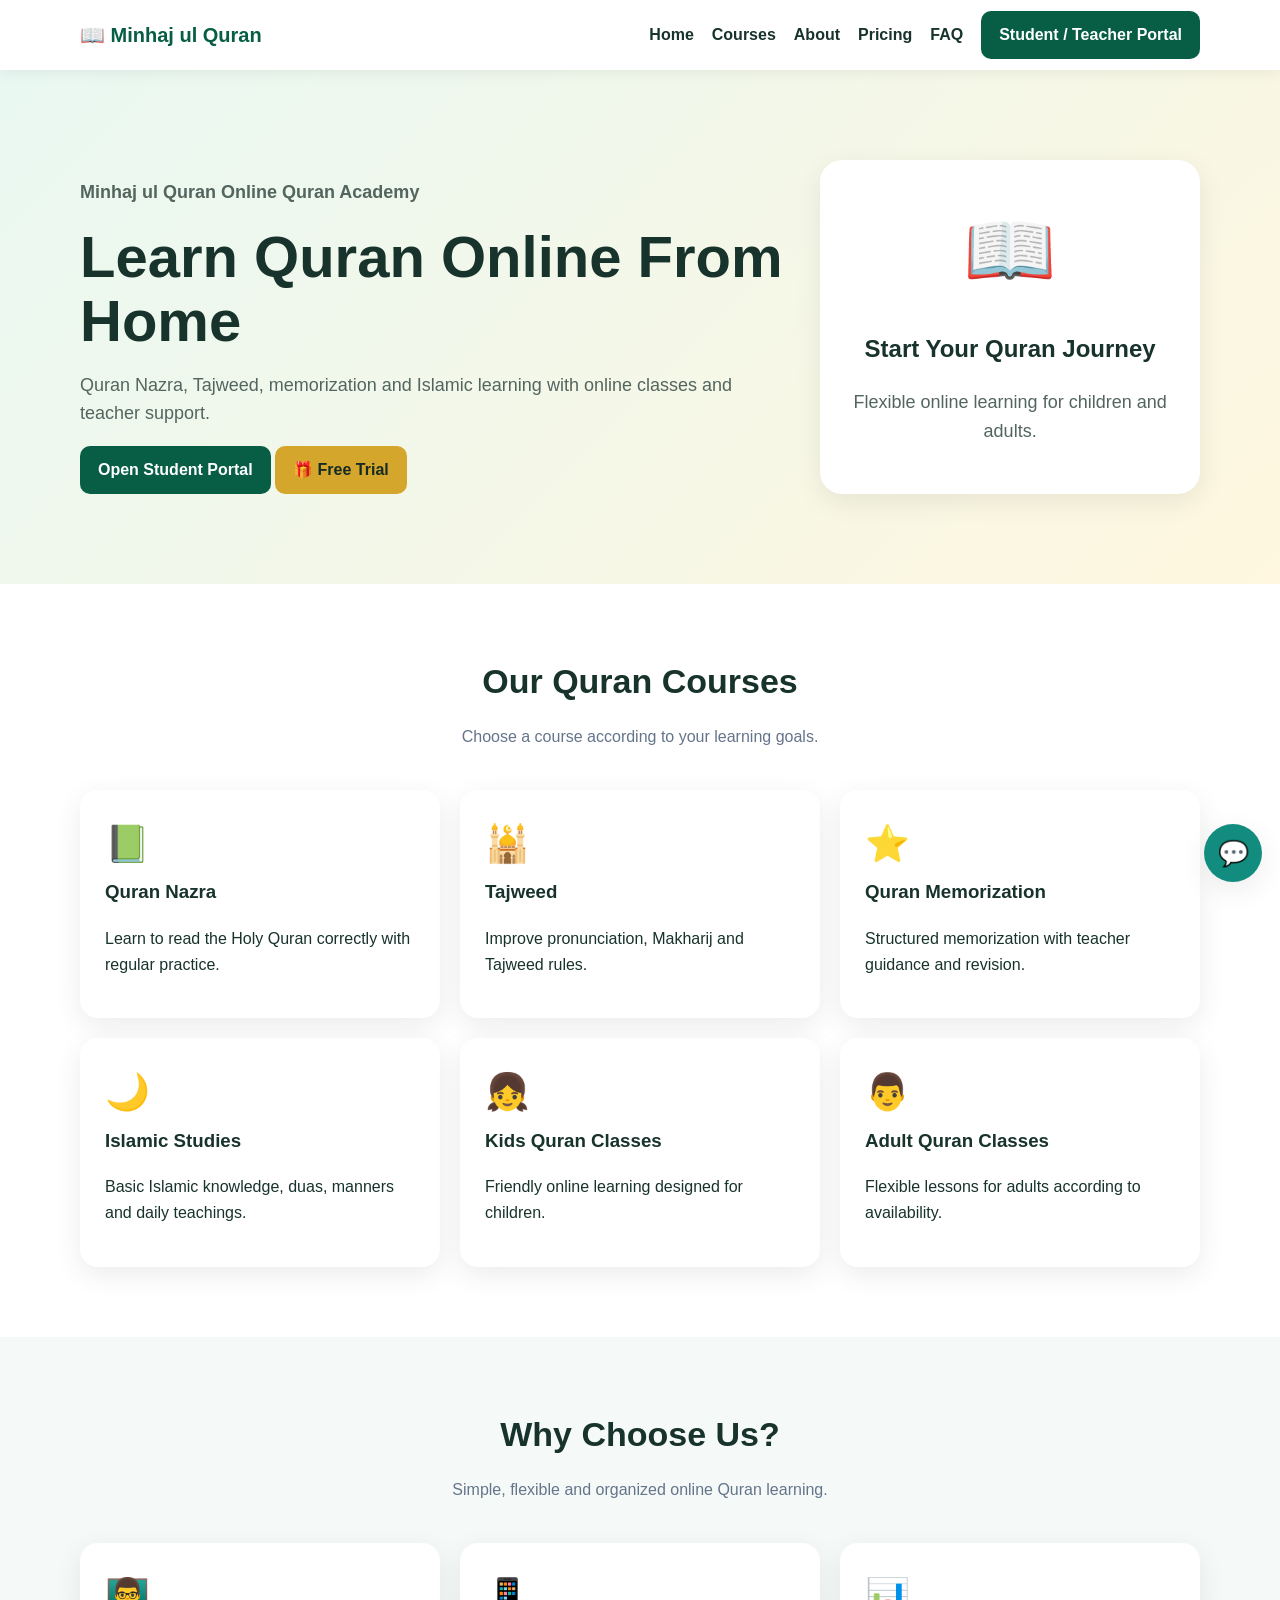
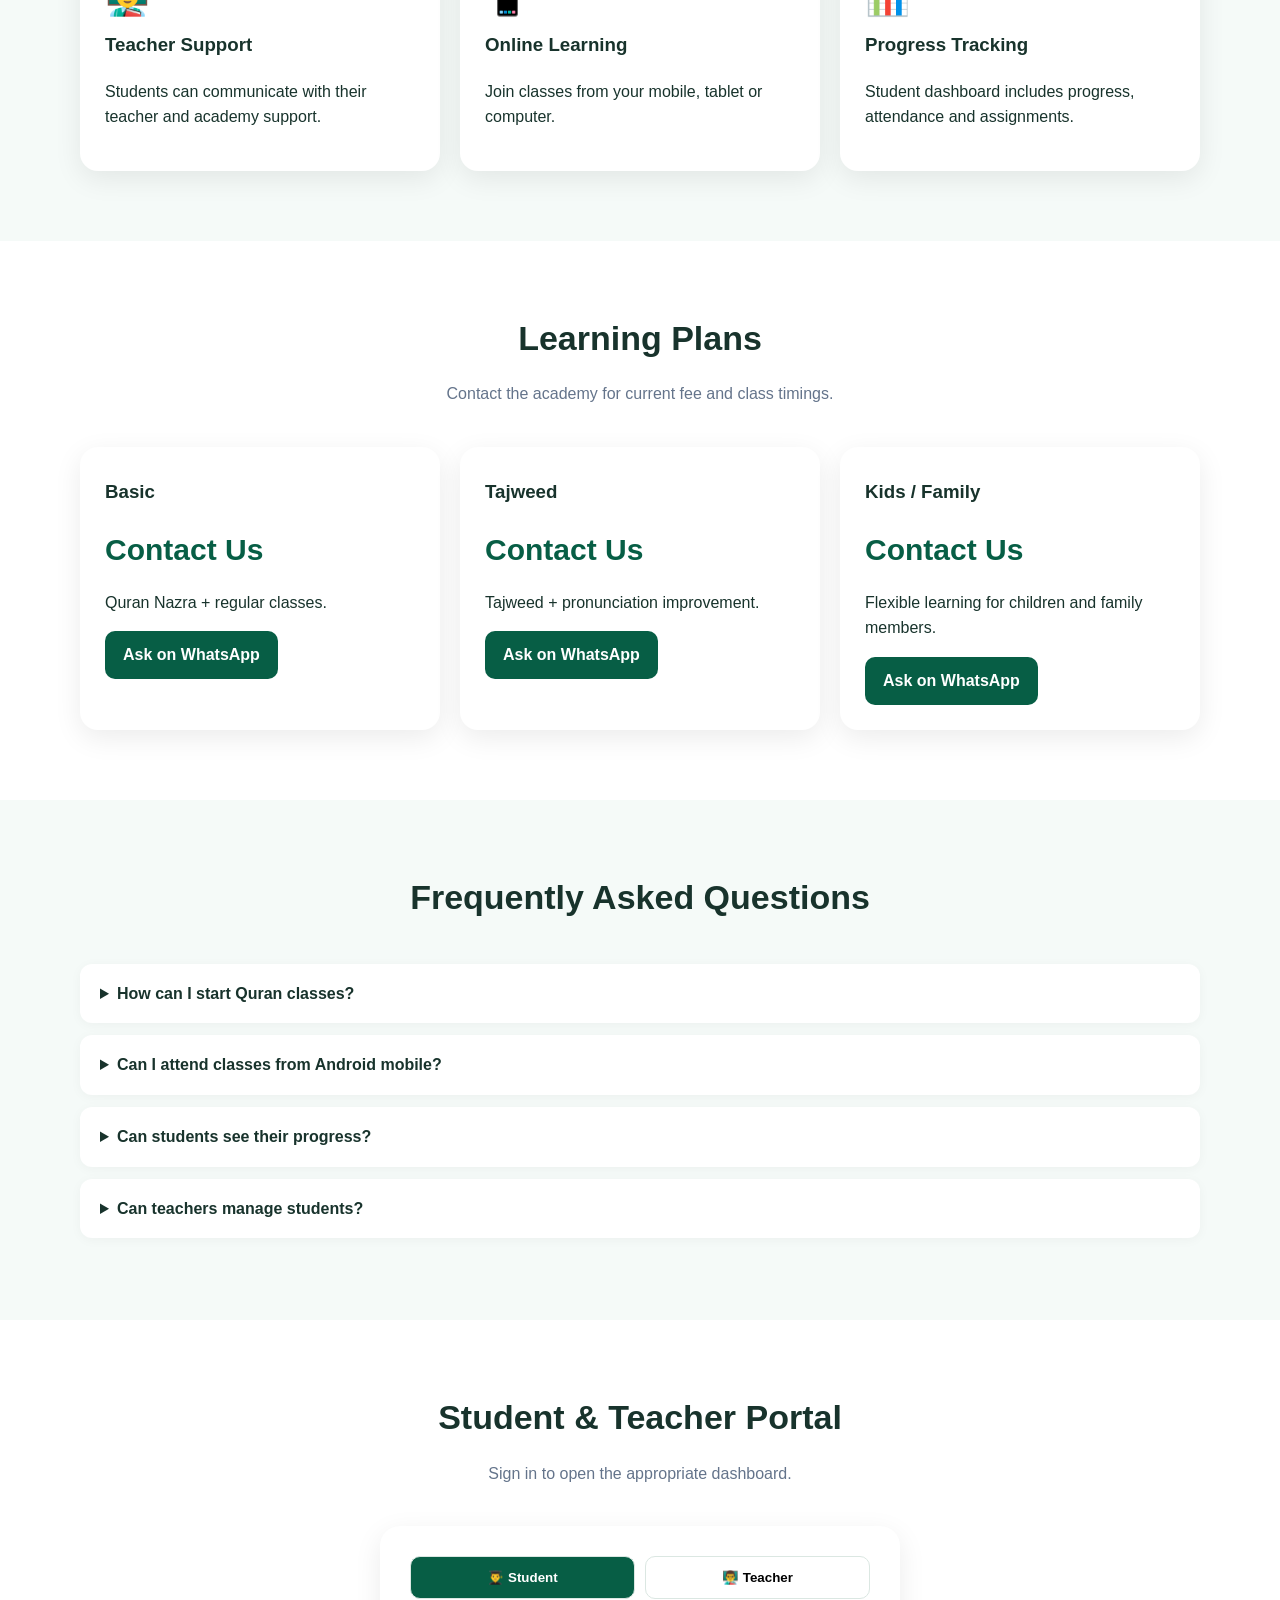
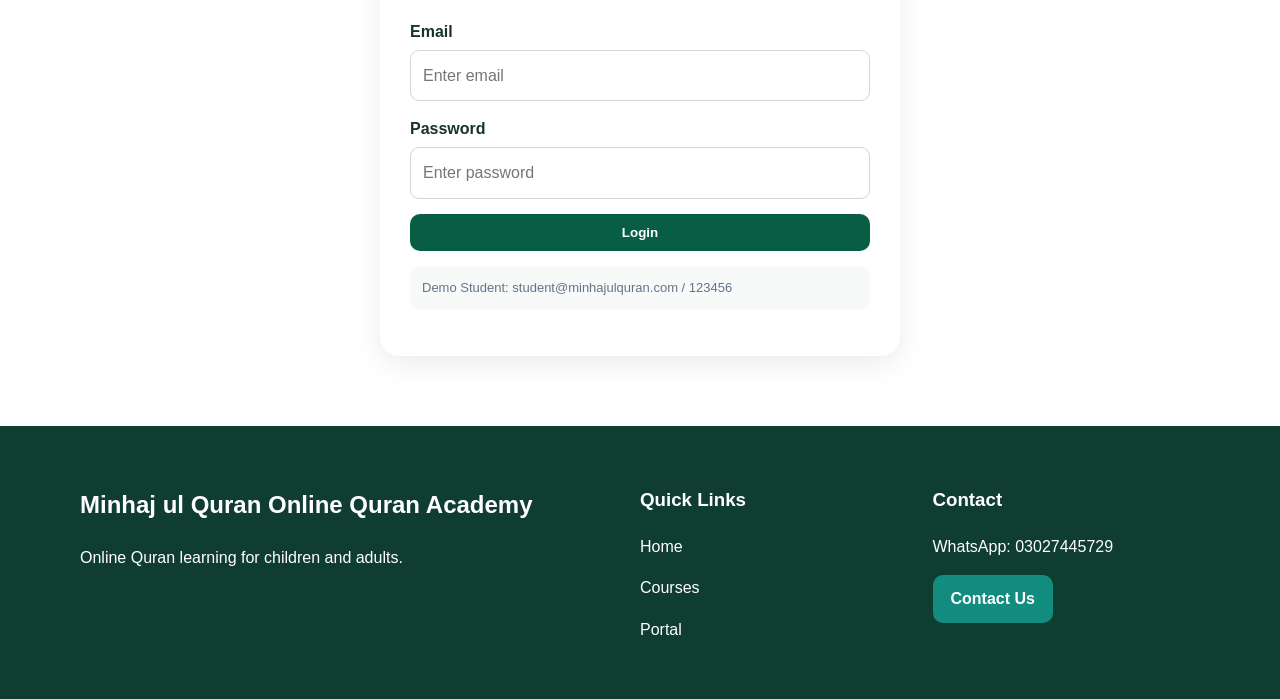
<file: minhaj-ul-quran-new-index.html>
<!DOCTYPE html>
<html lang="en">
<head>
<meta charset="UTF-8">
<meta name="viewport" content="width=device-width, initial-scale=1.0">
<meta name="description" content="Minhaj ul Quran Online Quran Academy - Learn Quran online with qualified teachers.">
<title>Minhaj ul Quran Online Quran Academy</title>
<style>
:root{--green:#075e45;--green2:#0b8060;--gold:#d4a72c;--light:#f5faf8;--dark:#12352d;--white:#fff;--muted:#64748b;--danger:#b42318;--shadow:0 8px 28px rgba(0,0,0,.08)}
*{box-sizing:border-box}html{scroll-behavior:smooth}body{margin:0;font-family:Arial,Helvetica,sans-serif;color:#18332c;background:#fff;line-height:1.6}a{text-decoration:none;color:inherit}.container{width:min(1120px,92%);margin:auto}.navbar{position:sticky;top:0;z-index:1000;background:#fff;box-shadow:0 2px 15px #00000012}.nav{min-height:70px;display:flex;align-items:center;justify-content:space-between;gap:15px}.brand{font-size:20px;font-weight:800;color:var(--green)}.navlinks{display:flex;gap:18px;align-items:center;flex-wrap:wrap}.navlinks a{font-weight:600}.btn{border:0;border-radius:10px;padding:11px 18px;cursor:pointer;font-weight:700;display:inline-block}.btn-primary{background:var(--green);color:#fff}.btn-gold{background:var(--gold);color:#172b24}.btn-light{background:#e9f6f1;color:var(--green)}.hero{padding:90px 0;background:linear-gradient(135deg,#e9f8f2,#fff7df)}.hero-grid{display:grid;grid-template-columns:1.3fr .7fr;gap:35px;align-items:center}.hero h1{font-size:clamp(35px,5vw,58px);line-height:1.1;margin:10px 0}.hero p{font-size:18px;color:#53655f}.hero-card{background:#fff;padding:30px;border-radius:22px;box-shadow:var(--shadow);text-align:center}.quran-icon{font-size:75px}.section{padding:70px 0}.section.alt{background:var(--light)}.section-title{text-align:center;margin-bottom:40px}.section-title h2{font-size:34px;margin:0 0 8px}.section-title p{color:var(--muted)}.grid3{display:grid;grid-template-columns:repeat(3,1fr);gap:20px}.card{background:#fff;padding:25px;border-radius:18px;box-shadow:var(--shadow)}.card h3{margin-top:5px}.icon{font-size:36px}.price{font-size:30px;color:var(--green);font-weight:800}.faq details{background:#fff;padding:17px 20px;margin:12px 0;border-radius:12px;box-shadow:0 2px 12px #0000000a}.faq summary{font-weight:700;cursor:pointer}.portal{display:none}.portal.active{display:block}.login-wrap{max-width:520px;margin:auto;background:#fff;padding:30px;border-radius:20px;box-shadow:var(--shadow)}.role-tabs{display:grid;grid-template-columns:1fr 1fr;gap:10px;margin-bottom:20px}.role-tabs button{padding:13px;border:1px solid #dbe7e2;background:#fff;border-radius:10px;font-weight:700;cursor:pointer}.role-tabs button.active{background:var(--green);color:#fff}.form-group{margin-bottom:15px}.form-group label{display:block;font-weight:700;margin-bottom:5px}.form-group input,.form-group select,.form-group textarea{width:100%;padding:12px;border:1px solid #ccd9d4;border-radius:9px;font:inherit}.message{margin-top:12px;font-weight:700}.demo{font-size:13px;color:#64748b;background:#f7faf9;padding:12px;border-radius:9px;margin-top:15px}.dashboard{background:#f4f8f6;min-height:700px;padding:35px 0}.dash-head{background:linear-gradient(135deg,var(--green),var(--green2));color:#fff;padding:25px;border-radius:20px;margin-bottom:20px;display:flex;justify-content:space-between;align-items:center;gap:15px}.dash-head h2{margin:0}.dash-grid{display:grid;grid-template-columns:repeat(4,1fr);gap:15px;margin-bottom:20px}.stat{background:#fff;border-radius:15px;padding:20px;box-shadow:var(--shadow)}.stat b{font-size:25px;color:var(--green);display:block}.feature-grid{display:grid;grid-template-columns:repeat(3,1fr);gap:18px}.feature{background:#fff;padding:22px;border-radius:16px;box-shadow:var(--shadow)}.feature h3{margin-top:0}.feature ul{padding-left:20px}.progress{height:12px;background:#e5ece9;border-radius:20px;overflow:hidden}.progress span{display:block;height:100%;background:var(--green);width:35%}.table-wrap{overflow:auto}.data-table{width:100%;border-collapse:collapse}.data-table th,.data-table td{padding:11px;border-bottom:1px solid #e8efec;text-align:left;white-space:nowrap}.badge{display:inline-block;padding:4px 9px;border-radius:20px;background:#e8f6ef;color:var(--green);font-size:12px;font-weight:700}.notice{padding:12px;border-radius:10px;background:#fff8e5;margin:8px 0}.whatsapp{background:#128c7e;color:#fff}.footer{background:#103d32;color:#fff;padding:40px 0}.footer-grid{display:grid;grid-template-columns:2fr 1fr 1fr;gap:25px}.footer a{color:#fff}.chat{position:fixed;right:18px;bottom:18px;z-index:1500}.chat button{border:0;border-radius:50%;width:58px;height:58px;font-size:25px;background:#128c7e;color:#fff;cursor:pointer;box-shadow:var(--shadow)}.chatbox{display:none;position:absolute;right:0;bottom:70px;width:300px;background:#fff;color:#18332c;border-radius:15px;box-shadow:0 10px 35px #0003;overflow:hidden}.chatbox.show{display:block}.chatbox header{background:var(--green);color:#fff;padding:15px;font-weight:700}.chatbody{padding:15px}.chatbody button{width:100%;height:auto;border-radius:8px;font-size:15px;padding:10px;margin-top:8px;background:#eaf6f1;color:var(--green)}.hidden{display:none!important}.toast{position:fixed;top:85px;right:20px;background:#173d33;color:#fff;padding:13px 18px;border-radius:10px;display:none;z-index:2000}.modal{display:none;position:fixed;inset:0;background:#0008;z-index:1800;align-items:center;justify-content:center;padding:20px}.modal.show{display:flex}.modal-box{background:#fff;width:min(650px,100%);max-height:85vh;overflow:auto;border-radius:18px;padding:25px}.modal-close{float:right;border:0;background:#eee;border-radius:50%;width:34px;height:34px;cursor:pointer}.list{padding-left:20px}.mobile-menu{display:none}.small{font-size:13px;color:var(--muted)}
@media(max-width:850px){.hero-grid,.grid3,.feature-grid,.footer-grid{grid-template-columns:1fr}.dash-grid{grid-template-columns:repeat(2,1fr)}.navlinks{display:none}.mobile-menu{display:block;border:0;background:#eaf6f1;padding:8px;border-radius:8px}.nav.open .navlinks{display:flex;position:absolute;top:70px;left:0;right:0;background:#fff;padding:18px;box-shadow:var(--shadow);flex-direction:column}.dash-head{flex-direction:column;align-items:flex-start}}
@media(max-width:500px){.dash-grid{grid-template-columns:1fr}.hero{padding:55px 0}.section{padding:50px 0}}
</style>
</head>
<body>

<div class="toast" id="toast"></div>

<header class="navbar">
  <div class="container nav" id="nav">
    <a class="brand" href="#home">📖 Minhaj ul Quran</a>
    <button class="mobile-menu" onclick="toggleMenu()">☰</button>
    <nav class="navlinks">
      <a href="#home" onclick="closeMenu()">Home</a>
      <a href="#courses" onclick="closeMenu()">Courses</a>
      <a href="#about" onclick="closeMenu()">About</a>
      <a href="#pricing" onclick="closeMenu()">Pricing</a>
      <a href="#faq" onclick="closeMenu()">FAQ</a>
      <a href="#portal" class="btn btn-primary" onclick="closeMenu()">Student / Teacher Portal</a>
    </nav>
  </div>
</header>

<main>
<section class="hero" id="home">
  <div class="container hero-grid">
    <div>
      <p><strong>Minhaj ul Quran Online Quran Academy</strong></p>
      <h1>Learn Quran Online From Home</h1>
      <p>Quran Nazra, Tajweed, memorization and Islamic learning with online classes and teacher support.</p>
      <a class="btn btn-primary" href="#portal">Open Student Portal</a>
      <a class="btn btn-gold" href="https://wa.me/923027445729?text=Assalamu%20Alaikum%2C%20I%20want%20a%20free%20trial." target="_blank">🎁 Free Trial</a>
    </div>
    <div class="hero-card"><div class="quran-icon">📖</div><h2>Start Your Quran Journey</h2><p>Flexible online learning for children and adults.</p></div>
  </div>
</section>

<section class="section" id="courses">
  <div class="container">
    <div class="section-title"><h2>Our Quran Courses</h2><p>Choose a course according to your learning goals.</p></div>
    <div class="grid3">
      <div class="card"><div class="icon">📗</div><h3>Quran Nazra</h3><p>Learn to read the Holy Quran correctly with regular practice.</p></div>
      <div class="card"><div class="icon">🕌</div><h3>Tajweed</h3><p>Improve pronunciation, Makharij and Tajweed rules.</p></div>
      <div class="card"><div class="icon">⭐</div><h3>Quran Memorization</h3><p>Structured memorization with teacher guidance and revision.</p></div>
      <div class="card"><div class="icon">🌙</div><h3>Islamic Studies</h3><p>Basic Islamic knowledge, duas, manners and daily teachings.</p></div>
      <div class="card"><div class="icon">👧</div><h3>Kids Quran Classes</h3><p>Friendly online learning designed for children.</p></div>
      <div class="card"><div class="icon">👨</div><h3>Adult Quran Classes</h3><p>Flexible lessons for adults according to availability.</p></div>
    </div>
  </div>
</section>

<section class="section alt" id="about">
  <div class="container">
    <div class="section-title"><h2>Why Choose Us?</h2><p>Simple, flexible and organized online Quran learning.</p></div>
    <div class="grid3">
      <div class="card"><div class="icon">👨‍🏫</div><h3>Teacher Support</h3><p>Students can communicate with their teacher and academy support.</p></div>
      <div class="card"><div class="icon">📱</div><h3>Online Learning</h3><p>Join classes from your mobile, tablet or computer.</p></div>
      <div class="card"><div class="icon">📊</div><h3>Progress Tracking</h3><p>Student dashboard includes progress, attendance and assignments.</p></div>
    </div>
  </div>
</section>

<section class="section" id="pricing">
  <div class="container">
    <div class="section-title"><h2>Learning Plans</h2><p>Contact the academy for current fee and class timings.</p></div>
    <div class="grid3">
      <div class="card"><h3>Basic</h3><div class="price">Contact Us</div><p>Quran Nazra + regular classes.</p><a class="btn btn-primary" href="https://wa.me/923027445729" target="_blank">Ask on WhatsApp</a></div>
      <div class="card"><h3>Tajweed</h3><div class="price">Contact Us</div><p>Tajweed + pronunciation improvement.</p><a class="btn btn-primary" href="https://wa.me/923027445729" target="_blank">Ask on WhatsApp</a></div>
      <div class="card"><h3>Kids / Family</h3><div class="price">Contact Us</div><p>Flexible learning for children and family members.</p><a class="btn btn-primary" href="https://wa.me/923027445729" target="_blank">Ask on WhatsApp</a></div>
    </div>
  </div>
</section>

<section class="section alt faq" id="faq">
  <div class="container">
    <div class="section-title"><h2>Frequently Asked Questions</h2></div>
    <details><summary>How can I start Quran classes?</summary><p>Contact us on WhatsApp and request a trial/class schedule.</p></details>
    <details><summary>Can I attend classes from Android mobile?</summary><p>Yes. Online classes can be accessed from a compatible mobile device.</p></details>
    <details><summary>Can students see their progress?</summary><p>Yes. The Student Portal contains progress, attendance and learning sections.</p></details>
    <details><summary>Can teachers manage students?</summary><p>The Teacher Dashboard provides demo management sections for students, attendance, assignments and schedule.</p></details>
  </div>
</section>

<section class="section" id="portal">
  <div class="container">
    <div class="section-title"><h2>Student & Teacher Portal</h2><p>Sign in to open the appropriate dashboard.</p></div>
    <div class="login-wrap" id="loginBox">
      <div class="role-tabs">
        <button id="studentTab" class="active" onclick="setRole('student')">👨‍🎓 Student</button>
        <button id="teacherTab" onclick="setRole('teacher')">👨‍🏫 Teacher</button>
      </div>
      <form id="loginForm">
        <div class="form-group"><label>Email</label><input id="email" type="email" required placeholder="Enter email"></div>
        <div class="form-group"><label>Password</label><input id="password" type="password" required placeholder="Enter password"></div>
        <button class="btn btn-primary" style="width:100%" type="submit">Login</button>
      </form>
      <div class="demo" id="demoText">Demo Student: student@minhajulquran.com / 123456</div>
      <p class="message" id="loginMessage"></p>
    </div>
  </div>
</section>

<section class="dashboard portal" id="studentDashboard">
  <div class="container">
    <div class="dash-head">
      <div><h2>Assalamu Alaikum, Student 👋</h2><p>Welcome to your learning dashboard.</p></div>
      <button class="btn btn-gold" onclick="logout()">Logout</button>
    </div>
    <div class="dash-grid">
      <div class="stat">📚 Course<b>Quran Nazra</b><span class="small">Active</span></div>
      <div class="stat">📅 Next Class<b>Scheduled</b><span class="small">Check schedule</span></div>
      <div class="stat">✅ Attendance<b>95%</b><span class="small">Current record</span></div>
      <div class="stat">📈 Progress<b>35%</b><span class="small">Learning progress</span></div>
    </div>
    <div class="feature-grid">
      <div class="feature"><h3>📚 My Courses</h3><p>Quran Nazra with Tajweed</p><button class="btn btn-light" onclick="openModal('studentCourse')">View Course</button></div>
      <div class="feature"><h3>📅 Class Schedule</h3><p>Manage your upcoming online classes.</p><button class="btn btn-light" onclick="openModal('studentSchedule')">View Schedule</button></div>
      <div class="feature"><h3>📖 My Lessons</h3><p>Continue your assigned lessons.</p><button class="btn btn-light" onclick="openModal('studentLessons')">View Lessons</button></div>
      <div class="feature"><h3>📈 My Progress</h3><div class="progress"><span></span></div><p>35% completed</p><button class="btn btn-light" onclick="openModal('studentProgress')">Details</button></div>
      <div class="feature"><h3>📝 Assignments</h3><p>Check homework and teacher instructions.</p><button class="btn btn-light" onclick="openModal('studentAssignments')">View Assignments</button></div>
      <div class="feature"><h3>🏆 Certificates</h3><p>Completed-course certificates will appear here.</p><button class="btn btn-light" onclick="showToast('Certificate section is ready for future certificates.')">View Certificates</button></div>
      <div class="feature"><h3>👨‍🏫 My Teacher</h3><p>Teacher: Assigned by Academy</p><a class="btn whatsapp" href="https://wa.me/923027445729?text=Assalamu%20Alaikum%2C%20I%20need%20help%20with%20my%20class." target="_blank">WhatsApp Teacher</a></div>
      <div class="feature"><h3>💳 Fee Status</h3><p><span class="badge">Demo Status: Paid</span></p><p class="small">Connect a real payment system later for live records.</p></div>
      <div class="feature"><h3>🔔 Notifications</h3><div class="notice">Welcome to your Student Portal.</div><div class="notice">Check your schedule before class.</div></div>
      <div class="feature"><h3>💬 Academy Support</h3><p>Need help? Contact us directly.</p><a class="btn whatsapp" href="https://wa.me/923027445729" target="_blank">WhatsApp Support</a></div>
    </div>
  </div>
</section>

<section class="dashboard portal" id="teacherDashboard">
  <div class="container">
    <div class="dash-head">
      <div><h2>Assalamu Alaikum, Teacher 👋</h2><p>Manage your classes, students and learning activities.</p></div>
      <button class="btn btn-gold" onclick="logout()">Logout</button>
    </div>
    <div class="dash-grid">
      <div class="stat">👨‍🎓 Students<b>12</b><span class="small">Demo total</span></div>
      <div class="stat">📅 Today's Classes<b>3</b><span class="small">Scheduled</span></div>
      <div class="stat">📝 Assignments<b>5</b><span class="small">Active</span></div>
      <div class="stat">✅ Attendance<b>94%</b><span class="small">Class average</span></div>
    </div>
    <div class="feature-grid">
      <div class="feature"><h3>👨‍🎓 My Students</h3><p>View your assigned students.</p><button class="btn btn-light" onclick="openModal('teacherStudents')">Open Students</button></div>
      <div class="feature"><h3>📅 Class Schedule</h3><p>Review today's and upcoming classes.</p><button class="btn btn-light" onclick="openModal('teacherSchedule')">View Schedule</button></div>
      <div class="feature"><h3>✅ Attendance</h3><p>Record and review student attendance.</p><button class="btn btn-light" onclick="openModal('teacherAttendance')">Manage Attendance</button></div>
      <div class="feature"><h3>📝 Assignments</h3><p>Create homework and learning tasks.</p><button class="btn btn-light" onclick="openModal('teacherAssignments')">Manage Assignments</button></div>
      <div class="feature"><h3>📈 Student Progress</h3><p>Review learning progress.</p><button class="btn btn-light" onclick="openModal('teacherProgress')">View Progress</button></div>
      <div class="feature"><h3>📖 Lessons</h3><p>Manage lesson topics and notes.</p><button class="btn btn-light" onclick="openModal('teacherLessons')">Manage Lessons</button></div>
      <div class="feature"><h3>🔔 Announcements</h3><p>Send important class information.</p><button class="btn btn-light" onclick="showToast('Announcement demo opened.')">New Announcement</button></div>
      <div class="feature"><h3>💰 Salary / Payment</h3><p>Teacher payment records can be connected to a backend later.</p><span class="badge">Demo Section</span></div>
      <div class="feature"><h3>💬 Messages</h3><p>Contact academy administration.</p><a class="btn whatsapp" href="https://wa.me/923027445729?text=Assalamu%20Alaikum%2C%20I%20am%20a%20teacher%20and%20need%20support." target="_blank">WhatsApp Admin</a></div>
    </div>
  </div>
</section>
</main>

<footer class="footer" id="contact">
  <div class="container footer-grid">
    <div><h2>Minhaj ul Quran Online Quran Academy</h2><p>Online Quran learning for children and adults.</p></div>
    <div><h3>Quick Links</h3><p><a href="#home">Home</a></p><p><a href="#courses">Courses</a></p><p><a href="#portal">Portal</a></p></div>
    <div><h3>Contact</h3><p>WhatsApp: 03027445729</p><a class="btn whatsapp" href="https://wa.me/923027445729" target="_blank">Contact Us</a></div>
  </div>
</footer>

<div class="chat">
  <button onclick="toggleChat()">💬</button>
  <div class="chatbox" id="chatbox">
    <header>Minhaj ul Quran Support</header>
    <div class="chatbody">
      <p>Assalamu Alaikum! How can we help?</p>
      <button onclick="location.href='#portal';toggleChat()">🔐 Student / Teacher Login</button>
      <button onclick="window.open('https://wa.me/923027445729?text=Assalamu%20Alaikum%2C%20I%20need%20information%20about%20Quran%20classes.','_blank')">📱 WhatsApp Academy</button>
    </div>
  </div>
</div>

<!-- Student Modals -->
<div class="modal" id="studentCourse"><div class="modal-box"><button class="modal-close" onclick="closeModal('studentCourse')">×</button><h2>📚 My Course</h2><p><b>Quran Nazra with Tajweed</b></p><ul class="list"><li>Quran reading practice</li><li>Tajweed basics</li><li>Makharij practice</li><li>Regular teacher feedback</li></ul></div></div>
<div class="modal" id="studentSchedule"><div class="modal-box"><button class="modal-close" onclick="closeModal('studentSchedule')">×</button><h2>📅 Class Schedule</h2><p>Upcoming class: <b>To be confirmed</b></p><p>Your teacher will confirm the class time.</p></div></div>
<div class="modal" id="studentLessons"><div class="modal-box"><button class="modal-close" onclick="closeModal('studentLessons')">×</button><h2>📖 My Lessons</h2><ul class="list"><li>Lesson 1 — Quran Nazra</li><li>Lesson 2 — Tajweed Basics</li><li>Lesson 3 — Makharij</li></ul></div></div>
<div class="modal" id="studentProgress"><div class="modal-box"><button class="modal-close" onclick="closeModal('studentProgress')">×</button><h2>📈 My Progress</h2><div class="progress"><span></span></div><p><b>35%</b> completed.</p><p>Progress data can later be connected to a real database.</p></div></div>
<div class="modal" id="studentAssignments"><div class="modal-box"><button class="modal-close" onclick="closeModal('studentAssignments')">×</button><h2>📝 Assignments</h2><p>No assignment has been added yet.</p><p>Your teacher's homework will appear here after backend/database integration.</p></div></div>

<!-- Teacher Modals -->
<div class="modal" id="teacherStudents"><div class="modal-box"><button class="modal-close" onclick="closeModal('teacherStudents')">×</button><h2>👨‍🎓 My Students</h2><div class="table-wrap"><table class="data-table"><tr><th>Student</th><th>Course</th><th>Status</th></tr><tr><td>Student 1</td><td>Quran Nazra</td><td><span class="badge">Active</span></td></tr><tr><td>Student 2</td><td>Tajweed</td><td><span class="badge">Active</span></td></tr><tr><td>Student 3</td><td>Hifz</td><td><span class="badge">Active</span></td></tr></table></div></div></div>
<div class="modal" id="teacherSchedule"><div class="modal-box"><button class="modal-close" onclick="closeModal('teacherSchedule')">×</button><h2>📅 Teacher Schedule</h2><ul class="list"><li>Class 1 — Quran Nazra</li><li>Class 2 — Tajweed</li><li>Class 3 — Hifz Revision</li></ul></div></div>
<div class="modal" id="teacherAttendance"><div class="modal-box"><button class="modal-close" onclick="closeModal('teacherAttendance')">×</button><h2>✅ Attendance</h2><p>Attendance management interface is ready for database integration.</p><button class="btn btn-primary" onclick="showToast('Attendance demo action completed.')">Mark Demo Attendance</button></div></div>
<div class="modal" id="teacherAssignments"><div class="modal-box"><button class="modal-close" onclick="closeModal('teacherAssignments')">×</button><h2>📝 Assignments</h2><p>Create and assign Quran homework to students after connecting a backend.</p><button class="btn btn-primary" onclick="showToast('Assignment demo created.')">Create Demo Assignment</button></div></div>
<div class="modal" id="teacherProgress"><div class="modal-box"><button class="modal-close" onclick="closeModal('teacherProgress')">×</button><h2>📈 Student Progress</h2><p>Student progress reports can be stored and updated through a real database.</p></div></div>
<div class="modal" id="teacherLessons"><div class="modal-box"><button class="modal-close" onclick="closeModal('teacherLessons')">×</button><h2>📖 Lesson Management</h2><p>Add lesson topics, notes and homework after backend integration.</p><button class="btn btn-primary" onclick="showToast('Lesson demo action completed.')">Add Demo Lesson</button></div></div>

<script>
let currentRole='student';

function setRole(role){
  currentRole=role;
  document.getElementById('studentTab').classList.toggle('active',role==='student');
  document.getElementById('teacherTab').classList.toggle('active',role==='teacher');
  document.getElementById('demoText').textContent=role==='student'
    ? 'Demo Student: student@minhajulquran.com / 123456'
    : 'Demo Teacher: teacher@minhajulquran.com / 123456';
  document.getElementById('loginMessage').textContent='';
}

document.getElementById('loginForm').addEventListener('submit',function(e){
  e.preventDefault();
  const email=document.getElementById('email').value.trim().toLowerCase();
  const password=document.getElementById('password').value;
  const studentOK=email==='student@minhajulquran.com'&&password==='123456';
  const teacherOK=email==='teacher@minhajulquran.com'&&password==='123456';

  if((currentRole==='student'&&studentOK)||(currentRole==='teacher'&&teacherOK)){
    localStorage.setItem('mq_role',currentRole);
    showPortal(currentRole);
    document.getElementById('loginMessage').textContent='';
    window.location.hash=currentRole==='student'?'studentDashboard':'teacherDashboard';
  }else{
    document.getElementById('loginMessage').style.color='#b42318';
    document.getElementById('loginMessage').textContent='Demo login details are incorrect.';
  }
});

function showPortal(role){
  document.getElementById('loginBox').classList.add('hidden');
  document.getElementById('studentDashboard').classList.remove('active');
  document.getElementById('teacherDashboard').classList.remove('active');
  document.getElementById(role==='student'?'studentDashboard':'teacherDashboard').classList.add('active');
  document.getElementById('portal').scrollIntoView({behavior:'smooth'});
}

function logout(){
  localStorage.removeItem('mq_role');
  document.getElementById('loginBox').classList.remove('hidden');
  document.getElementById('studentDashboard').classList.remove('active');
  document.getElementById('teacherDashboard').classList.remove('active');
  document.getElementById('email').value='';
  document.getElementById('password').value='';
  document.getElementById('loginMessage').textContent='You have been logged out.';
  document.getElementById('portal').scrollIntoView({behavior:'smooth'});
}

function openModal(id){document.getElementById(id).classList.add('show')}
function closeModal(id){document.getElementById(id).classList.remove('show')}
window.addEventListener('click',e=>{if(e.target.classList.contains('modal'))e.target.classList.remove('show')});

function toggleMenu(){document.getElementById('nav').classList.toggle('open')}
function closeMenu(){document.getElementById('nav').classList.remove('open')}
function toggleChat(){document.getElementById('chatbox').classList.toggle('show')}
function showToast(msg){const t=document.getElementById('toast');t.textContent=msg;t.style.display='block';setTimeout(()=>t.style.display='none',2500)}

window.addEventListener('load',()=>{
  const role=localStorage.getItem('mq_role');
  if(role==='student'||role==='teacher')showPortal(role);
});
</script>
</body>
</html>
</file>
